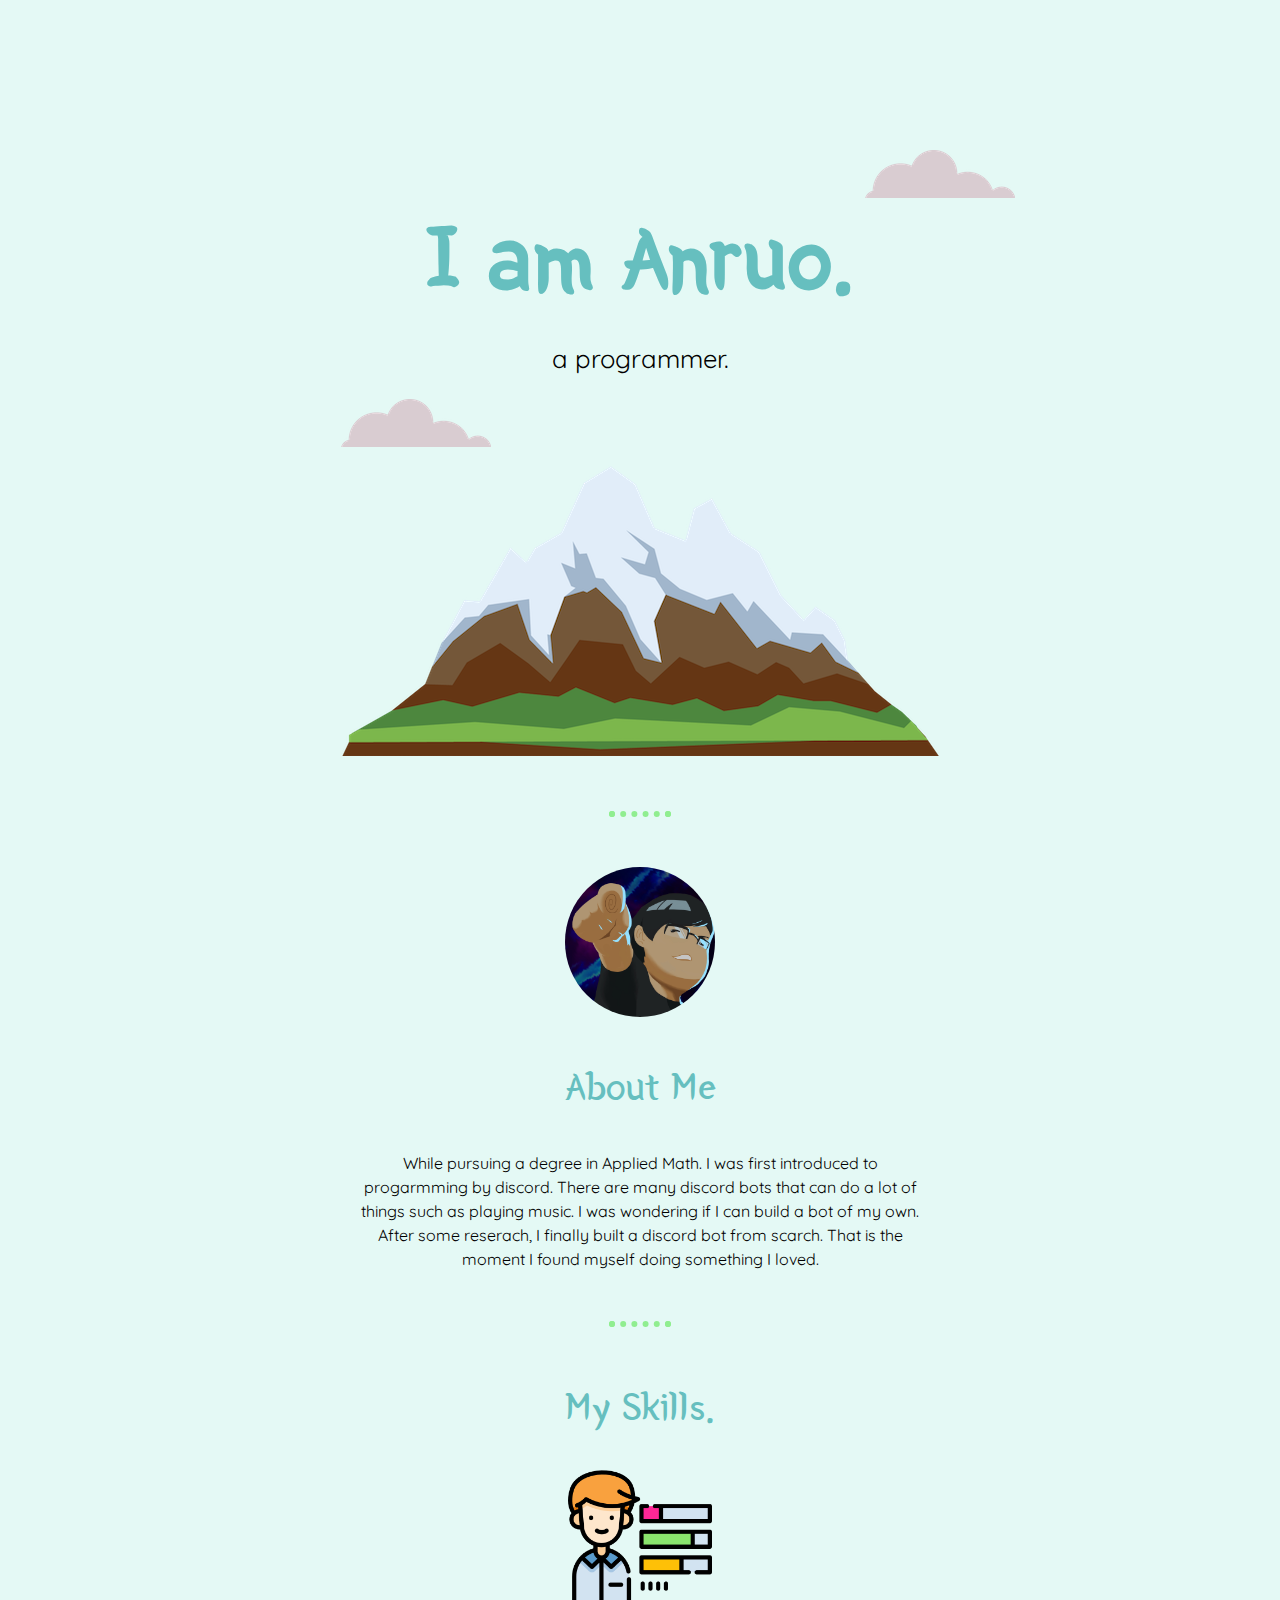
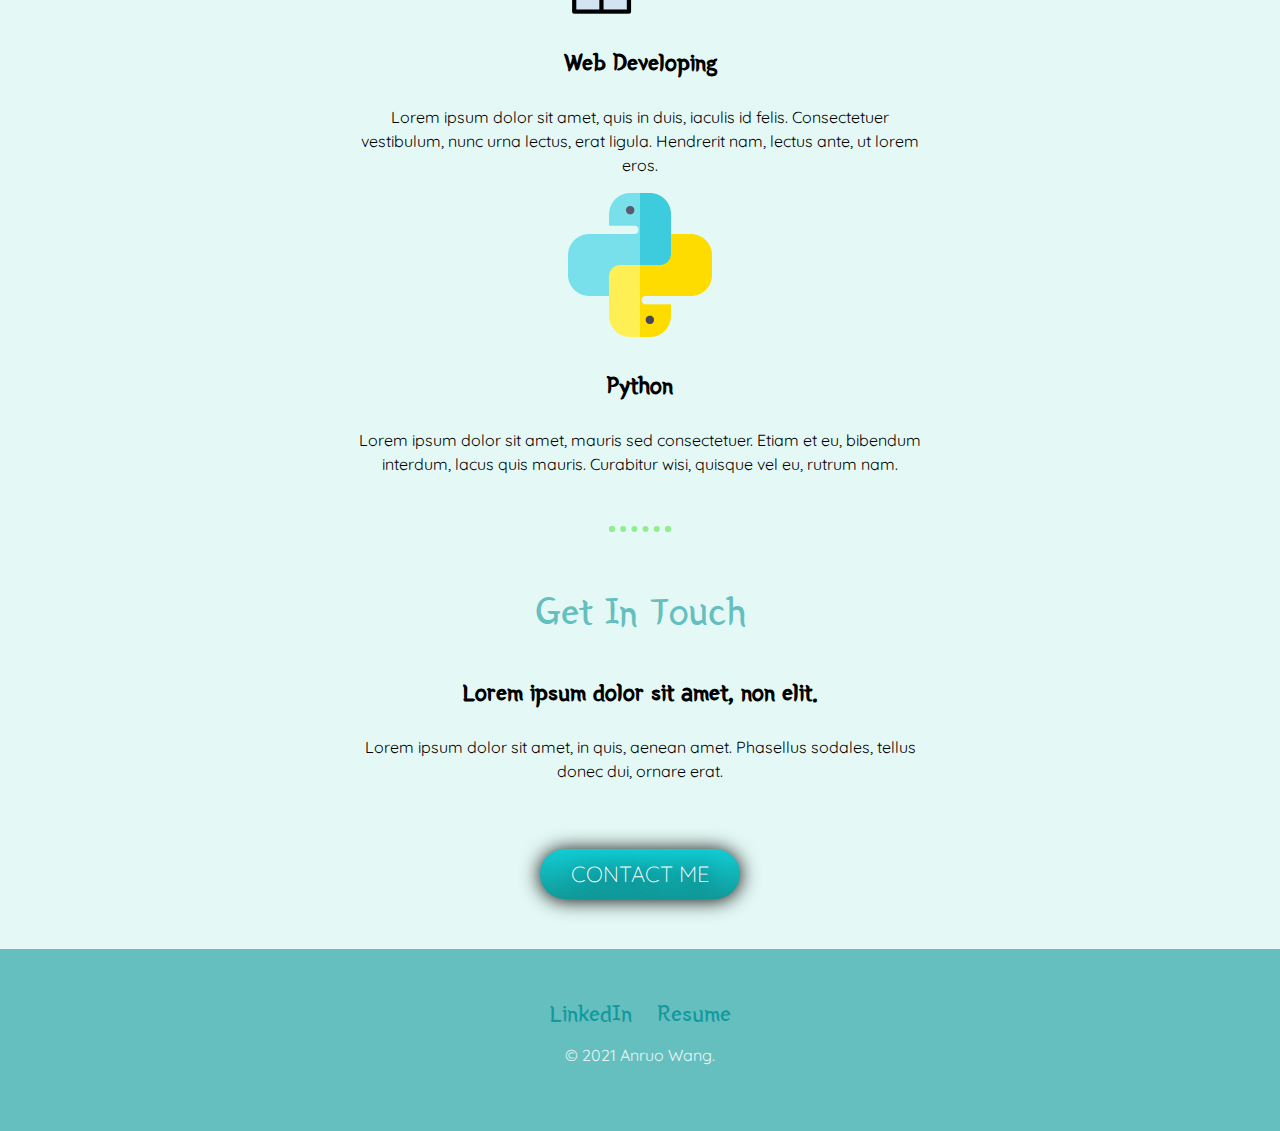
<file: index.html>
<!DOCTYPE html>
<html lang="en" dir="ltr">

<head>
  <meta charset="utf-8">
  <title>Anruo's Personal Site</title>
  <link rel="stylesheet" href="css\styles.css">
  <link rel="icon" href="favicon.ico">
  <link href="https://fonts.googleapis.com/css2?family=Quicksand:wght@600&family=Yeon+Sung&display=swap" rel="stylesheet">
</head>

<body>

  <div class="top-container">
    <img class="top-cloud" src="images\cloud.png" alt="cloud-img">
    <h1>I am Anruo.</h1>
    <p class="progarmmer">a programmer.</p>
    <img class="bottom-cloud" src="images\cloud.png" alt="cloud-img">
    <img src="images\mountain.png" alt="moubtain-img">
  </div>

  <hr>

  <div class="middle-container">
    <div class="profile">
      <img class="anruo" src="images\anruo.jpg" alt="anruo-img">
      <h2>About Me </h2>
      <p>While pursuing a degree in Applied Math. I was first introduced to progarmming
        by discord. There are many discord bots that can do a lot of things such as playing music.
        I was wondering if I can build a bot of my own. After some reserach,
        I finally built a discord bot from scarch. That is the moment I found myself
        doing something I loved.


      </p>
    </div>

    <hr>

    <div class="skills">
      <h2>My Skills.</h2>
      <div class="skill-row">
        <img class="skills-img" src="images\skills.png" alt="skills-img">
        <h3>Web Developing</h3>
        <p>Lorem ipsum dolor sit amet, quis in duis, iaculis id felis. Consectetuer vestibulum, nunc urna lectus, erat ligula. Hendrerit nam, lectus ante, ut lorem eros.</p>
      </div>
      <div class="skill-row">
        <img class="python-img" src="images\python.png" alt="">
        <h3>Python</h3>
        <p>Lorem ipsum dolor sit amet, mauris sed consectetuer. Etiam et eu, bibendum interdum, lacus quis mauris. Curabitur wisi, quisque vel eu, rutrum nam.</p>
      </div>
    </div>

    <hr>

    <div class="contact-me">
      <h2>Get In Touch</h2>
      <h3>Lorem ipsum dolor sit amet, non elit.</h3>
      <p>Lorem ipsum dolor sit amet, in quis, aenean amet. Phasellus sodales, tellus donec dui, ornare erat.</p>
      <a class="btn" href="Contact.html">CONTACT ME</a>
    </div>
  </div>


  <div class="bottom-container">
    <a class="footer-link" href="https://www.linkedin.com/in/anruo-wang-3317181b2/">LinkedIn</a>
    <a class="footer-link" href="https://anruo-wang.github.io/cv/">Resume</a>
    <p class="footer">© 2021 Anruo Wang.</p>
  </div>

</body>

</html>
</file>
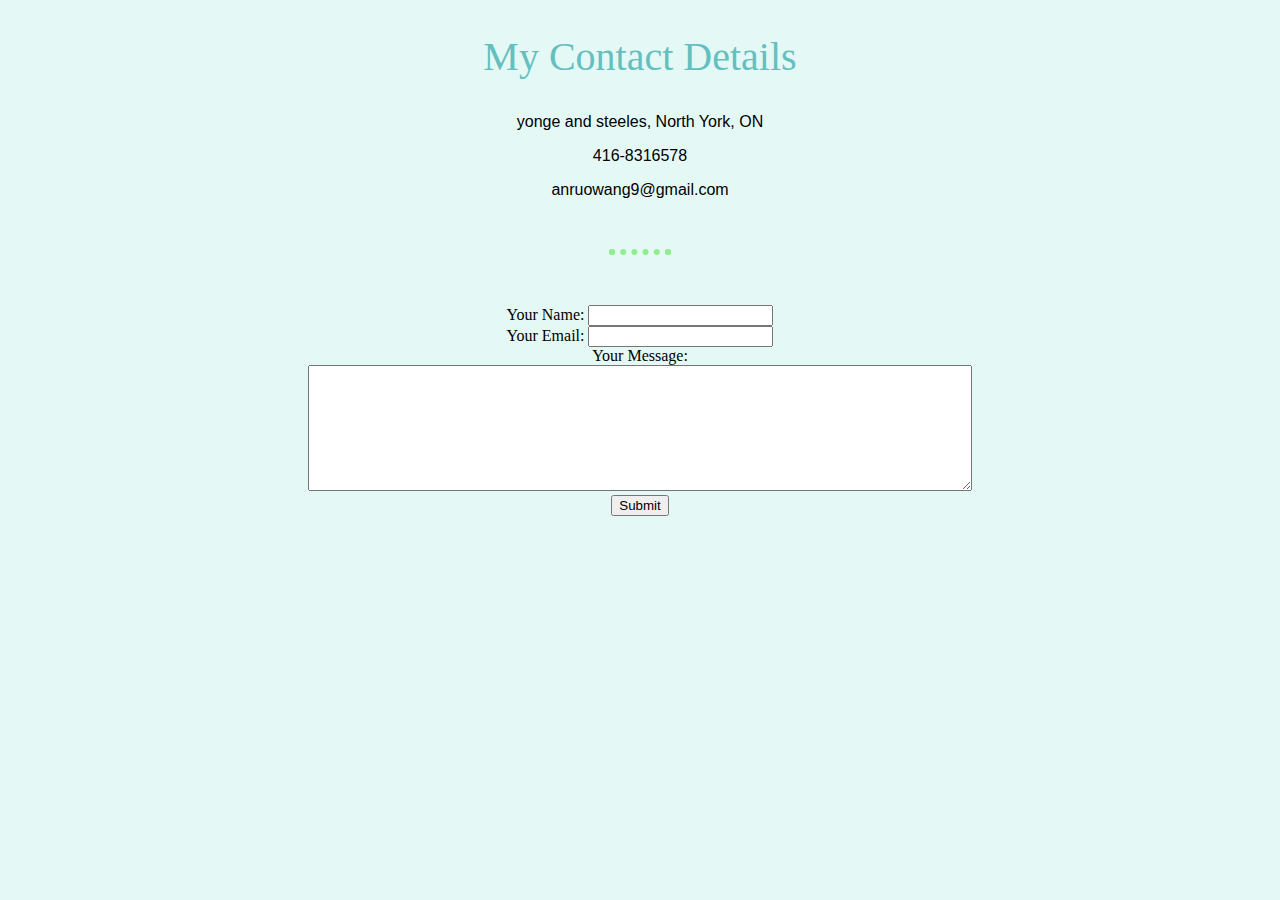
<file: Contact.html>
<!DOCTYPE html>
<html lang="en" dir="ltr">

<head>
  <meta charset="utf-8">
  <title>Contact me</title>
  <link rel="stylesheet" href="css\styles.css">
</head>

<body>
  <h2>My Contact Details</h2>
  <p>yonge and steeles, North York, ON </p>
  <p>416-8316578</p>
  <p>anruowang9@gmail.com</p>
  <hr>
  <form action="mailto:anruowang9@gmail.com" method="post" enctype="text/plain">
    <label>Your Name:</label>
    <input type="text" name="yourName" value=""><br>
    <label>Your Email:</label>
    <input type="email" name="yourEmail" value=""><br>
    <label>Your Message:</label><br>
    <textarea name="yourMessage" rows="8" cols="80"></textarea><br>
    <input type="submit">
  </form>
</body>

</html>
</file>
